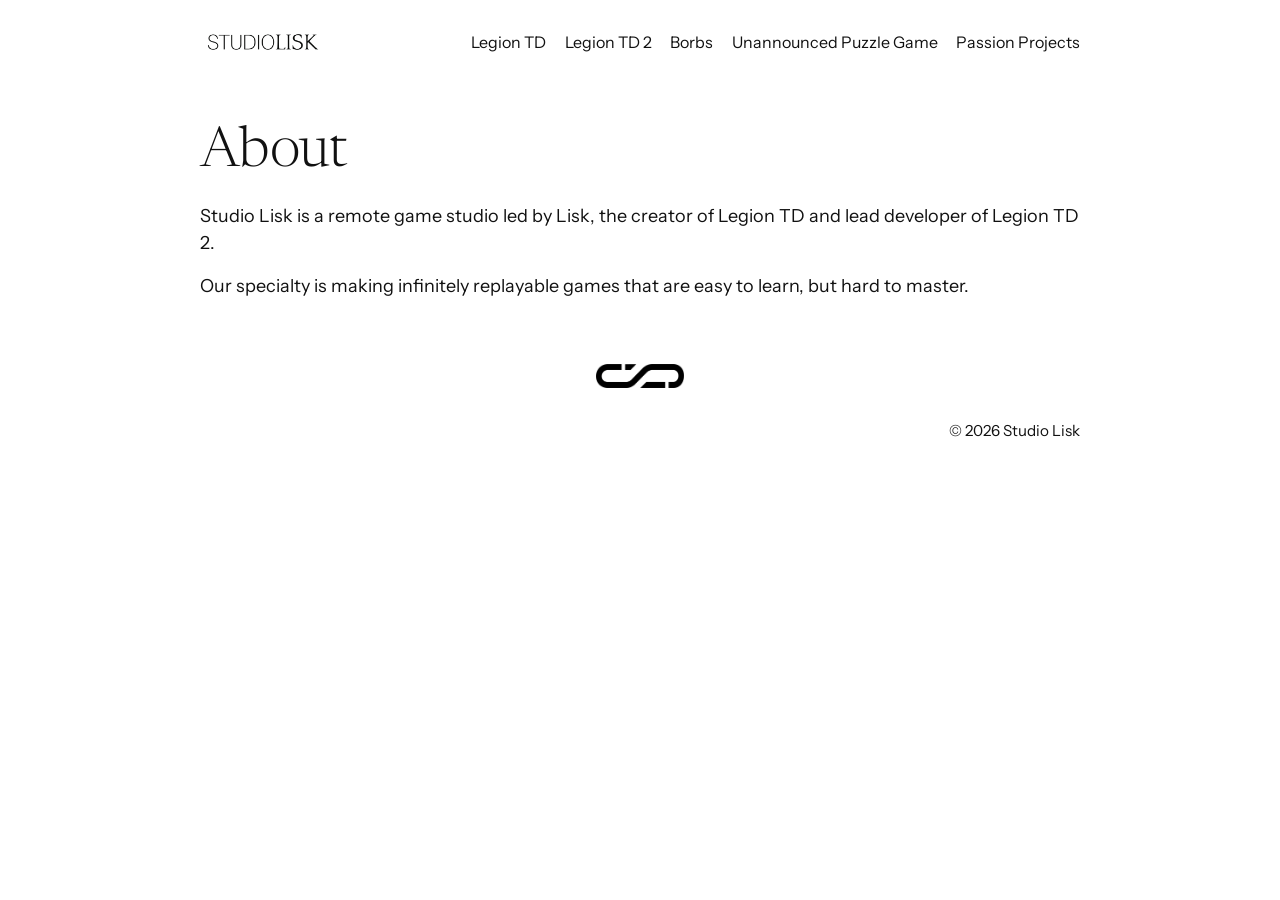
<file: index.html>
<!DOCTYPE html>
<html lang="en">
<head>
  <meta charset="utf-8">
  <meta name="viewport" content="width=device-width, initial-scale=1">
  <title>About — Studio Lisk</title>
  <link rel="stylesheet" href="css/site.css">
</head>
<body>
  <header class="wrap site-header">
    <a class="wordmark" href="index.html">
      <img src="images/studio-lisk-horizontal.png" alt="Studio Lisk">
    </a>
    <nav class="site-nav" aria-label="Primary">
      <a href="legion-td.html">Legion TD</a>
      <a href="legion-td-2.html">Legion TD 2</a>
      <a href="borbs.html">Borbs</a>
      <a href="puzzle.html">Unannounced Puzzle Game</a>
      <a href="passion-projects.html">Passion Projects</a>
    </nav>
  </header>

  <main class="wrap">
    <h1>About</h1>
    <p class="lede">Studio Lisk is a remote game studio led by Lisk, the creator of Legion TD and lead developer of Legion TD 2.</p>
    <p class="lede">Our specialty is making infinitely replayable games that are easy to learn, but hard to master.</p>
  </main>

  <div class="mark-break" aria-hidden="true">
    <img src="images/studio-lisk-mark.png" alt="">
  </div>

  <footer class="wrap site-footer">
    <!-- <a class="discord" href="https://discord.gg/UrzyuzstS7" target="_blank" rel="noopener noreferrer" aria-label="Discord"><img src="images/discord.svg" alt=""></a> -->
    <p>© 2026 Studio Lisk</p>
  </footer>
</body>
</html>
</file>
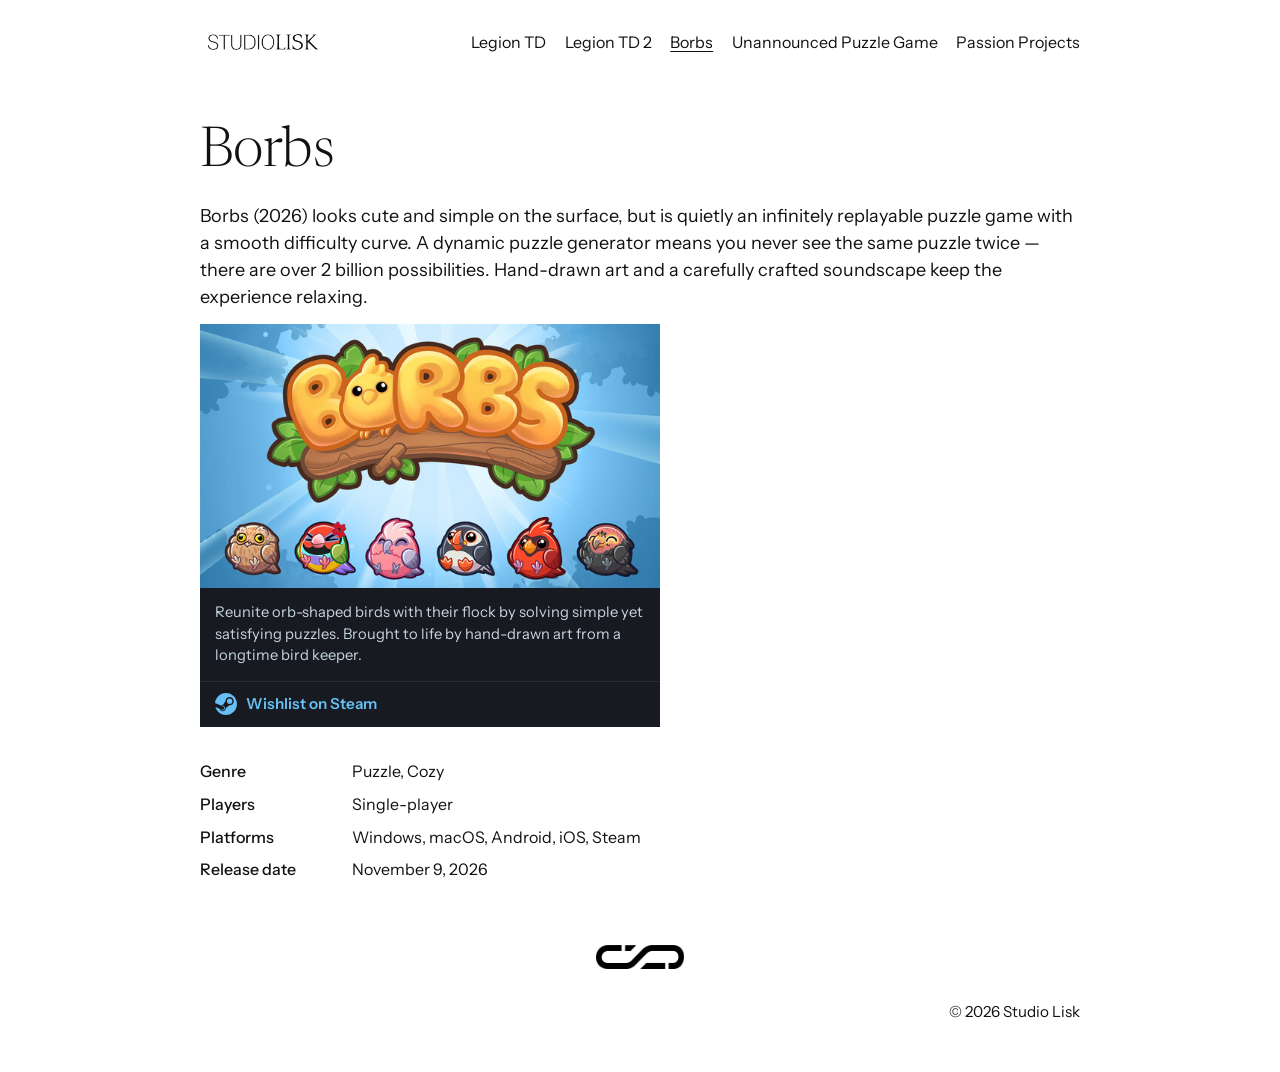
<file: borbs.html>
<!DOCTYPE html>
<html lang="en">
<head>
  <meta charset="utf-8">
  <meta name="viewport" content="width=device-width, initial-scale=1">
  <title>Borbs — Studio Lisk</title>
  <link rel="stylesheet" href="css/site.css">
</head>
<body>
  <header class="wrap site-header">
    <a class="wordmark" href="index.html">
      <img src="images/studio-lisk-horizontal.png" alt="Studio Lisk">
    </a>
    <nav class="site-nav" aria-label="Primary">
      <a href="legion-td.html">Legion TD</a>
      <a href="legion-td-2.html">Legion TD 2</a>
      <a href="borbs.html" aria-current="page">Borbs</a>
      <a href="puzzle.html">Unannounced Puzzle Game</a>
      <a href="passion-projects.html">Passion Projects</a>
    </nav>
  </header>

  <main class="wrap">
    <h1>Borbs</h1>
    <p class="lede">Borbs (2026) looks cute and simple on the surface, but is quietly an infinitely replayable puzzle game with a smooth difficulty curve. A dynamic puzzle generator means you never see the same puzzle twice — there are over 2 billion possibilities. Hand-drawn art and a carefully crafted soundscape keep the experience relaxing.</p>
    <a class="steam-card" href="https://store.steampowered.com/app/4423010/Borbs/" target="_blank" rel="noopener noreferrer">
      <img src="images/borbs-header.jpg" alt="">
      <span class="steam-card-copy">Reunite orb-shaped birds with their flock by solving simple yet satisfying puzzles. Brought to life by hand-drawn art from a longtime bird keeper.</span>
      <span class="steam-card-bar">
        <svg viewBox="0 0 24 24" aria-hidden="true">
          <path d="M11.979 0C5.678 0 .511 4.86.022 11.037l6.432 2.658c.545-.371 1.203-.59 1.912-.59.063 0 .125.004.188.006l2.861-4.142V8.91c0-2.495 2.028-4.524 4.524-4.524 2.494 0 4.524 2.031 4.524 4.527s-2.03 4.525-4.524 4.525h-.105l-4.076 2.911c0 .052.004.105.004.159 0 1.875-1.515 3.396-3.39 3.396-1.635 0-3.016-1.173-3.331-2.727L.436 15.27C1.862 20.307 6.486 24 11.979 24c6.627 0 11.999-5.373 11.999-12S18.605 0 11.979 0zM7.54 18.21l-1.473-.61c.262.543.714.999 1.314 1.25 1.297.539 2.793-.076 3.332-1.375.263-.63.264-1.319.005-1.949s-.75-1.121-1.377-1.383c-.624-.26-1.29-.249-1.878-.03l1.523.63c.956.4 1.409 1.5 1.009 2.455-.397.957-1.497 1.41-2.455 1.012zm11.415-9.303c0 1.662-1.353 3.015-3.015 3.015-1.665 0-3.015-1.353-3.015-3.015 0-1.665 1.35-3.015 3.015-3.015 1.663 0 3.015 1.35 3.015 3.015zm-5.273-.005c0-1.252 1.013-2.266 2.265-2.266 1.249 0 2.266 1.014 2.266 2.266 0 1.251-1.017 2.265-2.266 2.265-1.252 0-2.265-1.014-2.265-2.265z"/>
        </svg>
        Wishlist on Steam
      </span>
    </a>

    <dl class="facts">
      <div>
        <dt>Genre</dt>
        <dd>Puzzle, Cozy</dd>
      </div>
      <div>
        <dt>Players</dt>
        <dd>Single-player</dd>
      </div>
      <div>
        <dt>Platforms</dt>
        <dd>Windows, macOS, Android, iOS, Steam</dd>
      </div>
      <div>
        <dt>Release date</dt>
        <dd>November 9, 2026</dd>
      </div>
    </dl>
  </main>

  <div class="mark-break" aria-hidden="true">
    <img src="images/studio-lisk-mark.png" alt="">
  </div>

  <footer class="wrap site-footer">
    <!-- <a class="discord" href="https://discord.gg/UrzyuzstS7" target="_blank" rel="noopener noreferrer" aria-label="Discord"><img src="images/discord.svg" alt=""></a> -->
    <p>© 2026 Studio Lisk</p>
  </footer>
</body>
</html>
</file>
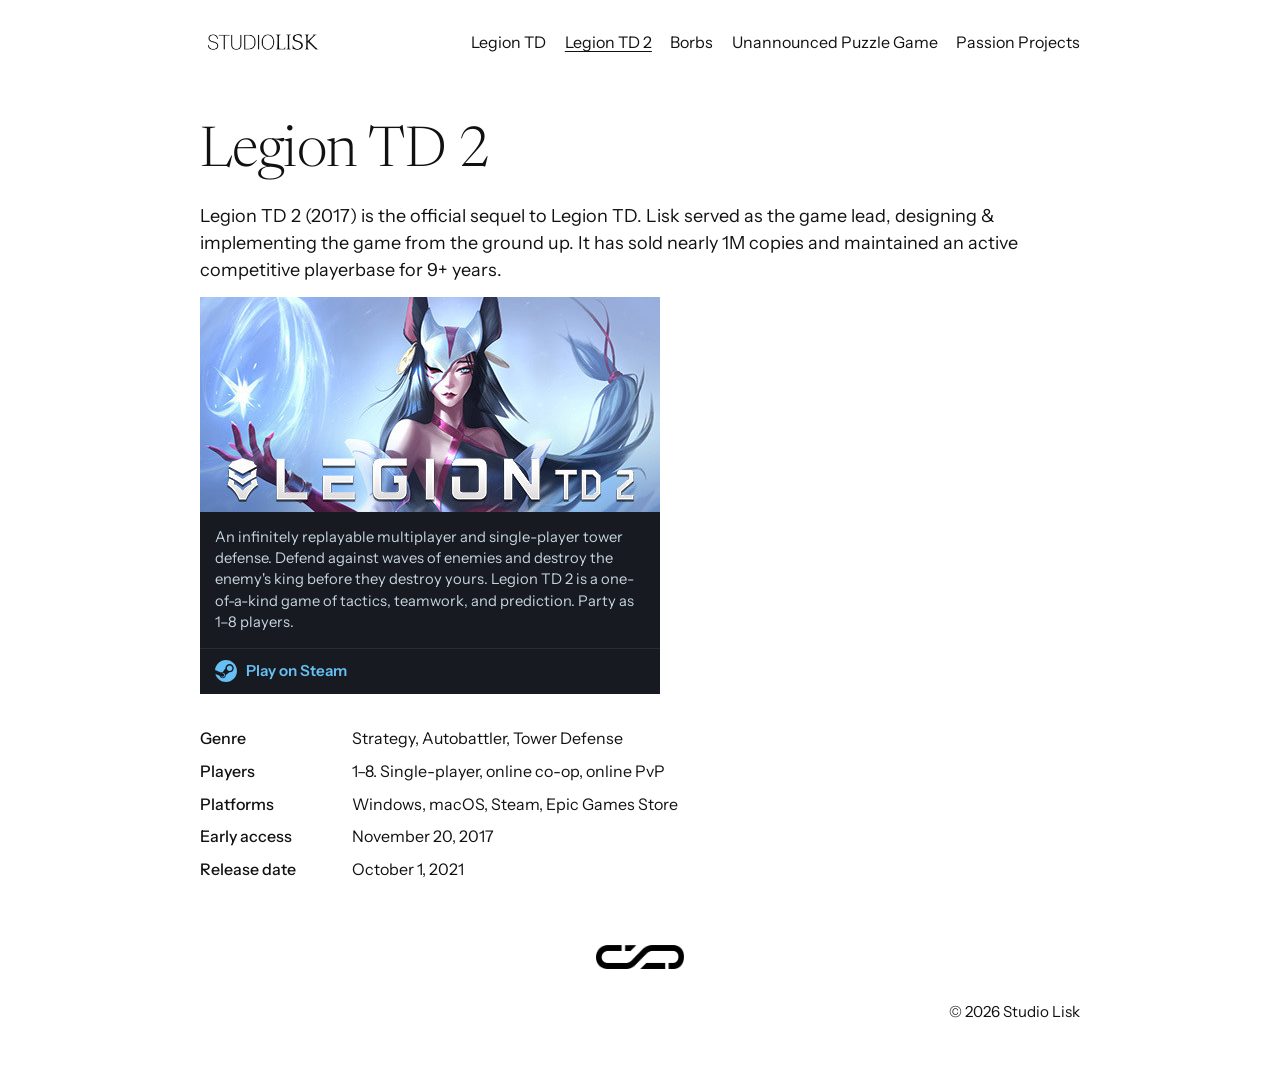
<file: legion-td-2.html>
<!DOCTYPE html>
<html lang="en">
<head>
  <meta charset="utf-8">
  <meta name="viewport" content="width=device-width, initial-scale=1">
  <title>Legion TD 2 — Studio Lisk</title>
  <link rel="stylesheet" href="css/site.css">
</head>
<body>
  <header class="wrap site-header">
    <a class="wordmark" href="index.html">
      <img src="images/studio-lisk-horizontal.png" alt="Studio Lisk">
    </a>
    <nav class="site-nav" aria-label="Primary">
      <a href="legion-td.html">Legion TD</a>
      <a href="legion-td-2.html" aria-current="page">Legion TD 2</a>
      <a href="borbs.html">Borbs</a>
      <a href="puzzle.html">Unannounced Puzzle Game</a>
      <a href="passion-projects.html">Passion Projects</a>
    </nav>
  </header>

  <main class="wrap">
    <h1>Legion TD 2</h1>
    <p class="lede">Legion TD 2 (2017) is the official sequel to Legion TD. Lisk served as the game lead, designing &amp; implementing the game from the ground up. It has sold nearly 1M copies and maintained an active competitive playerbase for 9+ years.</p>
    <a class="steam-card" href="https://store.steampowered.com/app/469600/Legion_TD_2__Multiplayer_Tower_Defense/" target="_blank" rel="noopener noreferrer">
      <img src="images/legion-td-2-header.jpg" alt="">
      <span class="steam-card-copy">An infinitely replayable multiplayer and single-player tower defense. Defend against waves of enemies and destroy the enemy's king before they destroy yours. Legion TD 2 is a one-of-a-kind game of tactics, teamwork, and prediction. Party as 1–8 players.</span>
      <span class="steam-card-bar">
        <svg viewBox="0 0 24 24" aria-hidden="true">
          <path d="M11.979 0C5.678 0 .511 4.86.022 11.037l6.432 2.658c.545-.371 1.203-.59 1.912-.59.063 0 .125.004.188.006l2.861-4.142V8.91c0-2.495 2.028-4.524 4.524-4.524 2.494 0 4.524 2.031 4.524 4.527s-2.03 4.525-4.524 4.525h-.105l-4.076 2.911c0 .052.004.105.004.159 0 1.875-1.515 3.396-3.39 3.396-1.635 0-3.016-1.173-3.331-2.727L.436 15.27C1.862 20.307 6.486 24 11.979 24c6.627 0 11.999-5.373 11.999-12S18.605 0 11.979 0zM7.54 18.21l-1.473-.61c.262.543.714.999 1.314 1.25 1.297.539 2.793-.076 3.332-1.375.263-.63.264-1.319.005-1.949s-.75-1.121-1.377-1.383c-.624-.26-1.29-.249-1.878-.03l1.523.63c.956.4 1.409 1.5 1.009 2.455-.397.957-1.497 1.41-2.455 1.012zm11.415-9.303c0 1.662-1.353 3.015-3.015 3.015-1.665 0-3.015-1.353-3.015-3.015 0-1.665 1.35-3.015 3.015-3.015 1.663 0 3.015 1.35 3.015 3.015zm-5.273-.005c0-1.252 1.013-2.266 2.265-2.266 1.249 0 2.266 1.014 2.266 2.266 0 1.251-1.017 2.265-2.266 2.265-1.252 0-2.265-1.014-2.265-2.265z"/>
        </svg>
        Play on Steam
      </span>
    </a>

    <dl class="facts">
      <div>
        <dt>Genre</dt>
        <dd>Strategy, Autobattler, Tower Defense</dd>
      </div>
      <div>
        <dt>Players</dt>
        <dd>1–8. Single-player, online co-op, online PvP</dd>
      </div>
      <div>
        <dt>Platforms</dt>
        <dd>Windows, macOS, Steam, Epic Games Store</dd>
      </div>
      <div>
        <dt>Early access</dt>
        <dd>November 20, 2017</dd>
      </div>
      <div>
        <dt>Release date</dt>
        <dd>October 1, 2021</dd>
      </div>
    </dl>
  </main>

  <div class="mark-break" aria-hidden="true">
    <img src="images/studio-lisk-mark.png" alt="">
  </div>

  <footer class="wrap site-footer">
    <!-- <a class="discord" href="https://discord.gg/UrzyuzstS7" target="_blank" rel="noopener noreferrer" aria-label="Discord"><img src="images/discord.svg" alt=""></a> -->
    <p>© 2026 Studio Lisk</p>
  </footer>
</body>
</html>
</file>
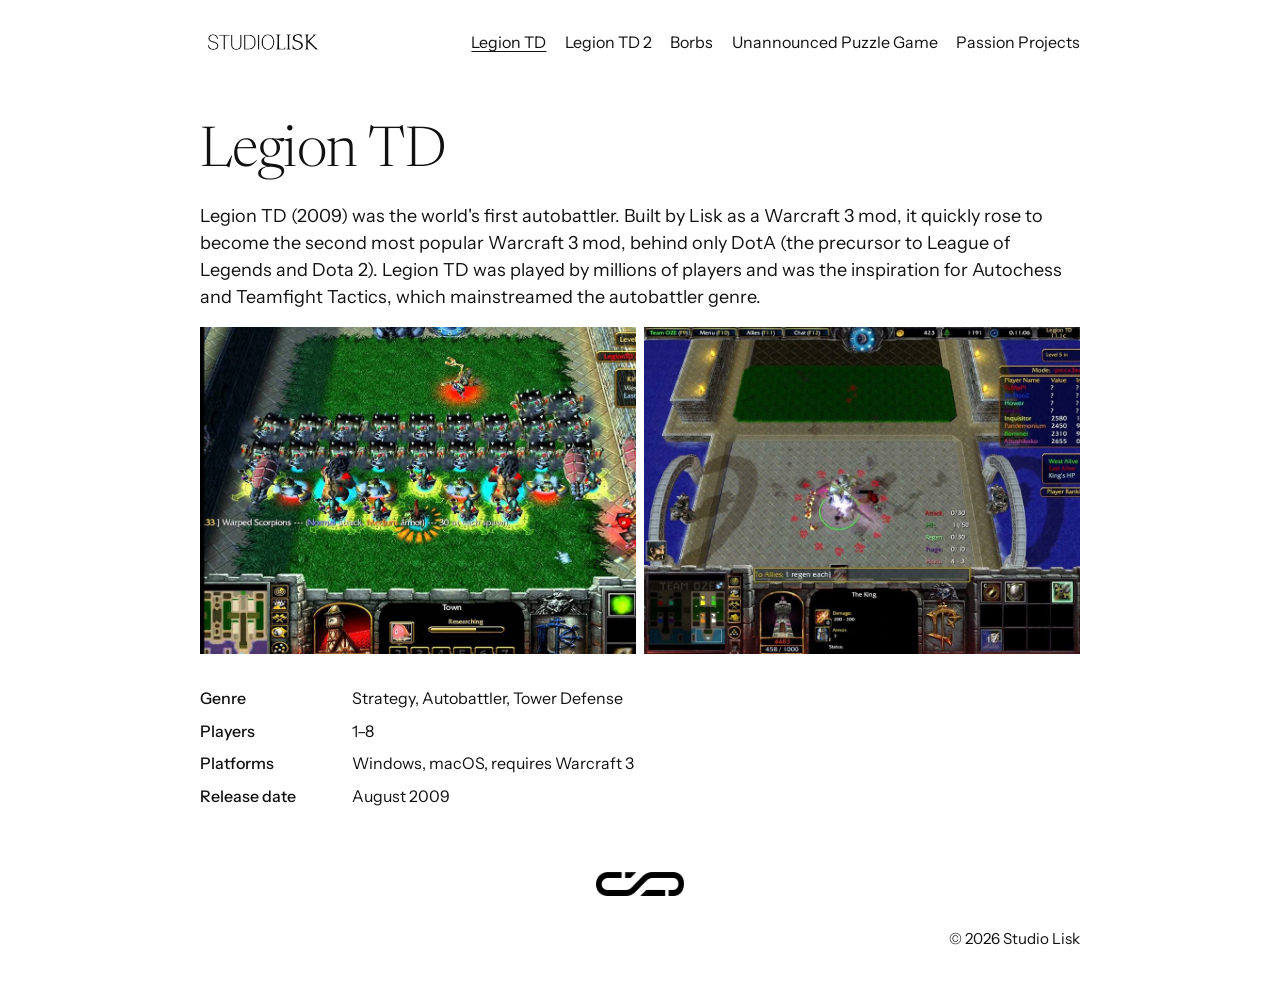
<file: legion-td.html>
<!DOCTYPE html>
<html lang="en">
<head>
  <meta charset="utf-8">
  <meta name="viewport" content="width=device-width, initial-scale=1">
  <title>Legion TD — Studio Lisk</title>
  <link rel="stylesheet" href="css/site.css">
</head>
<body>
  <header class="wrap site-header">
    <a class="wordmark" href="index.html">
      <img src="images/studio-lisk-horizontal.png" alt="Studio Lisk">
    </a>
    <nav class="site-nav" aria-label="Primary">
      <a href="legion-td.html" aria-current="page">Legion TD</a>
      <a href="legion-td-2.html">Legion TD 2</a>
      <a href="borbs.html">Borbs</a>
      <a href="puzzle.html">Unannounced Puzzle Game</a>
      <a href="passion-projects.html">Passion Projects</a>
    </nav>
  </header>

  <main class="wrap">
    <h1>Legion TD</h1>
    <p class="lede">Legion TD (2009) was the world's first autobattler. Built by Lisk as a Warcraft 3 mod, it quickly rose to become the second most popular Warcraft 3 mod, behind only DotA (the precursor to League of Legends and Dota 2). Legion TD was played by millions of players and was the inspiration for Autochess and Teamfight Tactics, which mainstreamed the autobattler genre.</p>
    <div class="shots shots-two">
      <img src="images/legion-td-1.jpg" alt="Warcraft 3 Legion TD, holding a lane against a wave of Warped Scorpions">
      <img src="images/legion-td-2.jpg" alt="Warcraft 3 Legion TD, a fight at the king">
    </div>

    <dl class="facts">
      <div>
        <dt>Genre</dt>
        <dd>Strategy, Autobattler, Tower Defense</dd>
      </div>
      <div>
        <dt>Players</dt>
        <dd>1–8</dd>
      </div>
      <div>
        <dt>Platforms</dt>
        <dd>Windows, macOS, requires Warcraft 3</dd>
      </div>
      <div>
        <dt>Release date</dt>
        <dd>August 2009</dd>
      </div>
    </dl>
  </main>

  <div class="mark-break" aria-hidden="true">
    <img src="images/studio-lisk-mark.png" alt="">
  </div>

  <footer class="wrap site-footer">
    <!-- <a class="discord" href="https://discord.gg/UrzyuzstS7" target="_blank" rel="noopener noreferrer" aria-label="Discord"><img src="images/discord.svg" alt=""></a> -->
    <p>© 2026 Studio Lisk</p>
  </footer>
</body>
</html>
</file>
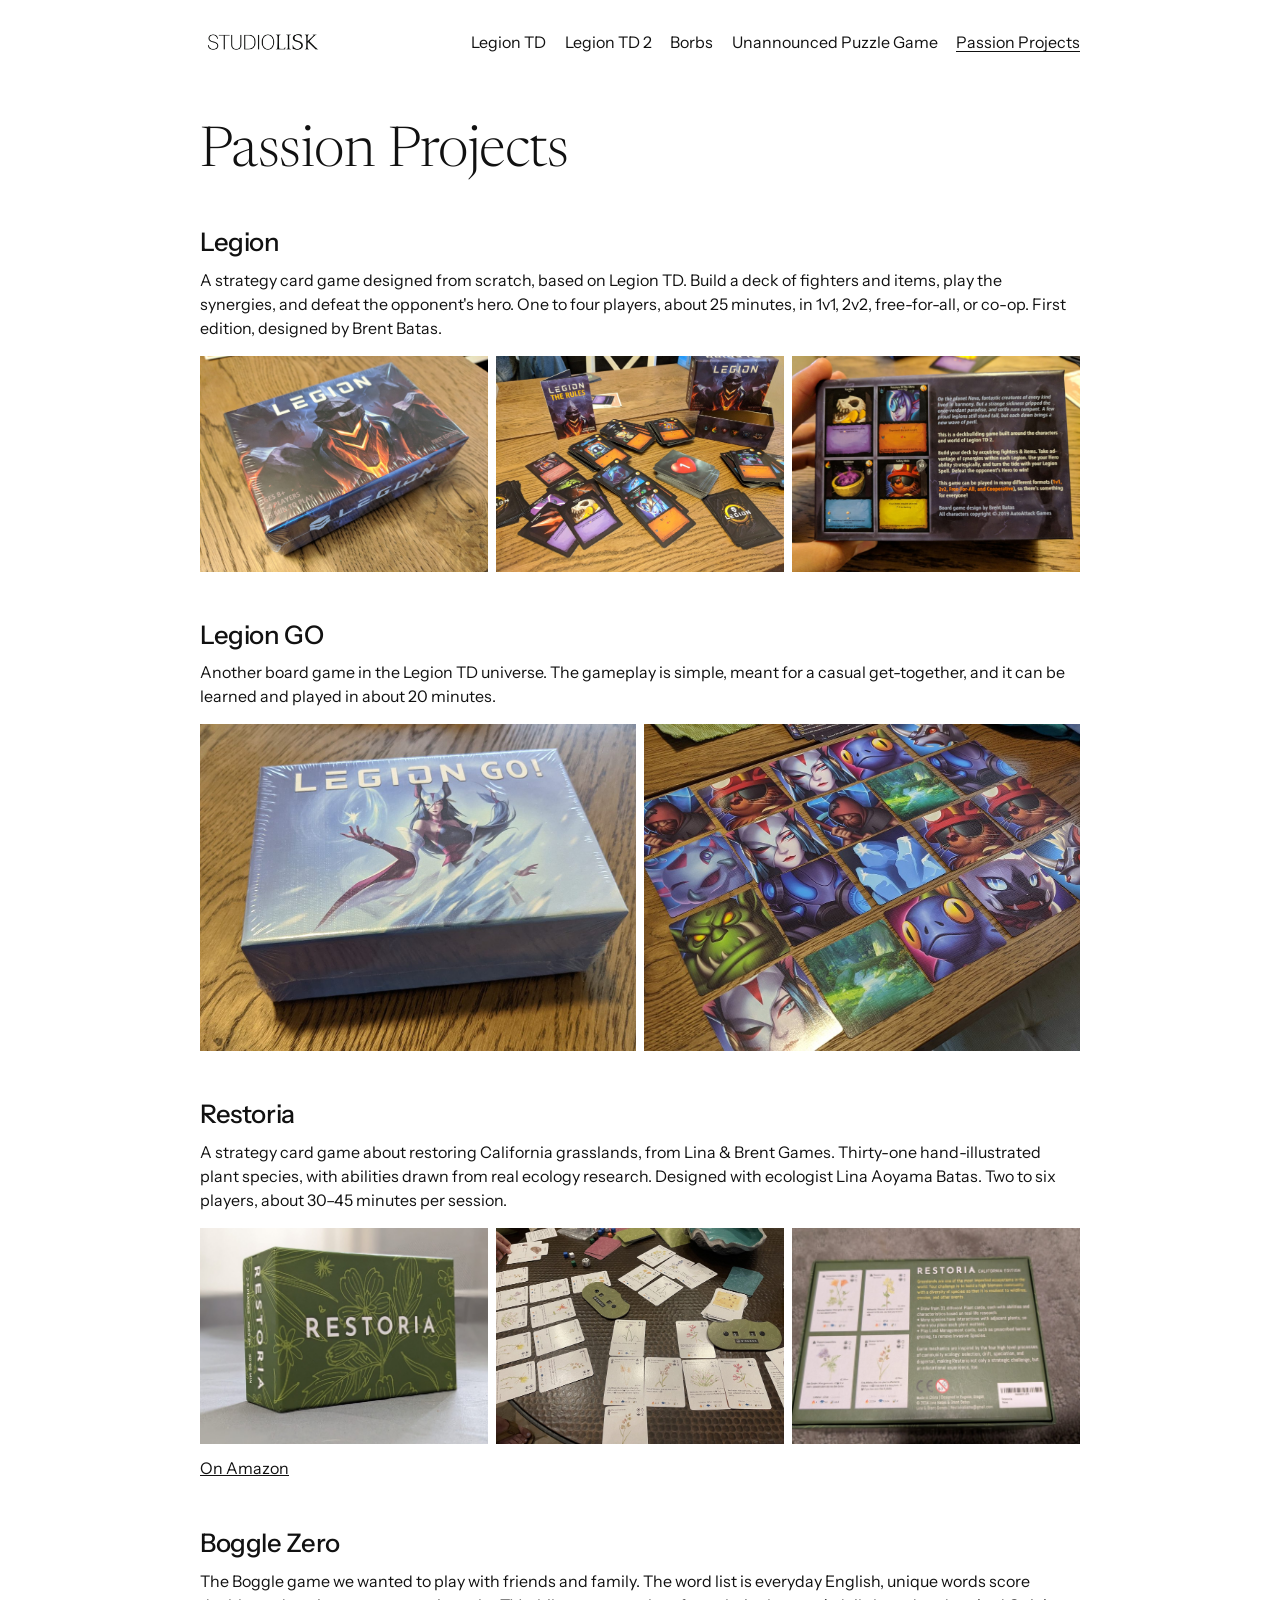
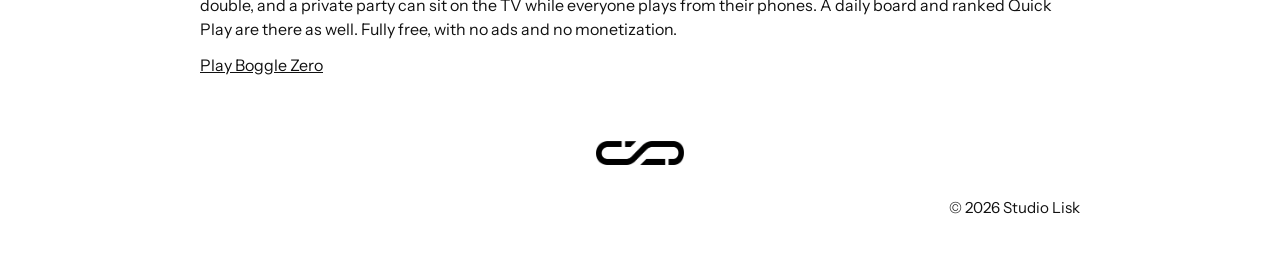
<file: passion-projects.html>
<!DOCTYPE html>
<html lang="en">
<head>
  <meta charset="utf-8">
  <meta name="viewport" content="width=device-width, initial-scale=1">
  <title>Passion Projects — Studio Lisk</title>
  <link rel="stylesheet" href="css/site.css">
</head>
<body>
  <header class="wrap site-header">
    <a class="wordmark" href="index.html">
      <img src="images/studio-lisk-horizontal.png" alt="Studio Lisk">
    </a>
    <nav class="site-nav" aria-label="Primary">
      <a href="legion-td.html">Legion TD</a>
      <a href="legion-td-2.html">Legion TD 2</a>
      <a href="borbs.html">Borbs</a>
      <a href="puzzle.html">Unannounced Puzzle Game</a>
      <a href="passion-projects.html" aria-current="page">Passion Projects</a>
    </nav>
  </header>

  <main class="wrap">
    <h1>Passion Projects</h1>
    <div class="stack">
      <article>
        <h2>Legion</h2>
        <p>A strategy card game designed from scratch, based on Legion TD. Build a deck of fighters and items, play the synergies, and defeat the opponent's hero. One to four players, about 25 minutes, in 1v1, 2v2, free-for-all, or co-op. First edition, designed by Brent Batas.</p>
        <div class="shots">
          <img src="images/legion-board-1.jpg" alt="First edition Legion box">
          <img src="images/legion-board-2.jpg" alt="Legion cards, rules, and box laid out on a table">
          <img src="images/legion-board-3.jpg" alt="Back of the Legion box, with fighter cards and the game description">
        </div>
      </article>
      <article>
        <h2>Legion GO</h2>
        <p>Another board game in the Legion TD universe. The gameplay is simple, meant for a casual get-together, and it can be learned and played in about 20 minutes.</p>
        <div class="shots shots-two">
          <img src="images/legion-go-1.jpg" alt="Legion GO box">
          <img src="images/legion-go-2.jpg" alt="Legion GO cards laid out on a table">
        </div>
      </article>
      <article>
        <h2>Restoria</h2>
        <p>A strategy card game about restoring California grasslands, from Lina &amp; Brent Games. Thirty-one hand-illustrated plant species, with abilities drawn from real ecology research. Designed with ecologist Lina Aoyama Batas. Two to six players, about 30–45 minutes per session.</p>
        <div class="shots">
          <img src="images/restoria-1.jpg" alt="Restoria box">
          <img src="images/restoria-2.jpg" alt="A game of Restoria in progress, with illustrated plant cards">
          <img src="images/restoria-3.jpg" alt="Back of the Restoria California Edition box">
        </div>
        <p><a href="https://www.amazon.com/Lina-Brent-Games-Restoria-Ecology/dp/B0F54MMY5H" target="_blank" rel="noopener noreferrer">On Amazon</a></p>
      </article>
      <article>
        <h2>Boggle Zero</h2>
        <p>The Boggle game we wanted to play with friends and family. The word list is everyday English, unique words score double, and a private party can sit on the TV while everyone plays from their phones. A daily board and ranked Quick Play are there as well. Fully free, with no ads and no monetization.</p>
        <p><a href="https://bogglezero.madebylisk.workers.dev/" target="_blank" rel="noopener noreferrer">Play Boggle Zero</a></p>
      </article>
    </div>
  </main>

  <div class="mark-break" aria-hidden="true">
    <img src="images/studio-lisk-mark.png" alt="">
  </div>

  <footer class="wrap site-footer">
    <!-- <a class="discord" href="https://discord.gg/UrzyuzstS7" target="_blank" rel="noopener noreferrer" aria-label="Discord"><img src="images/discord.svg" alt=""></a> -->
    <p>© 2026 Studio Lisk</p>
  </footer>
</body>
</html>
</file>
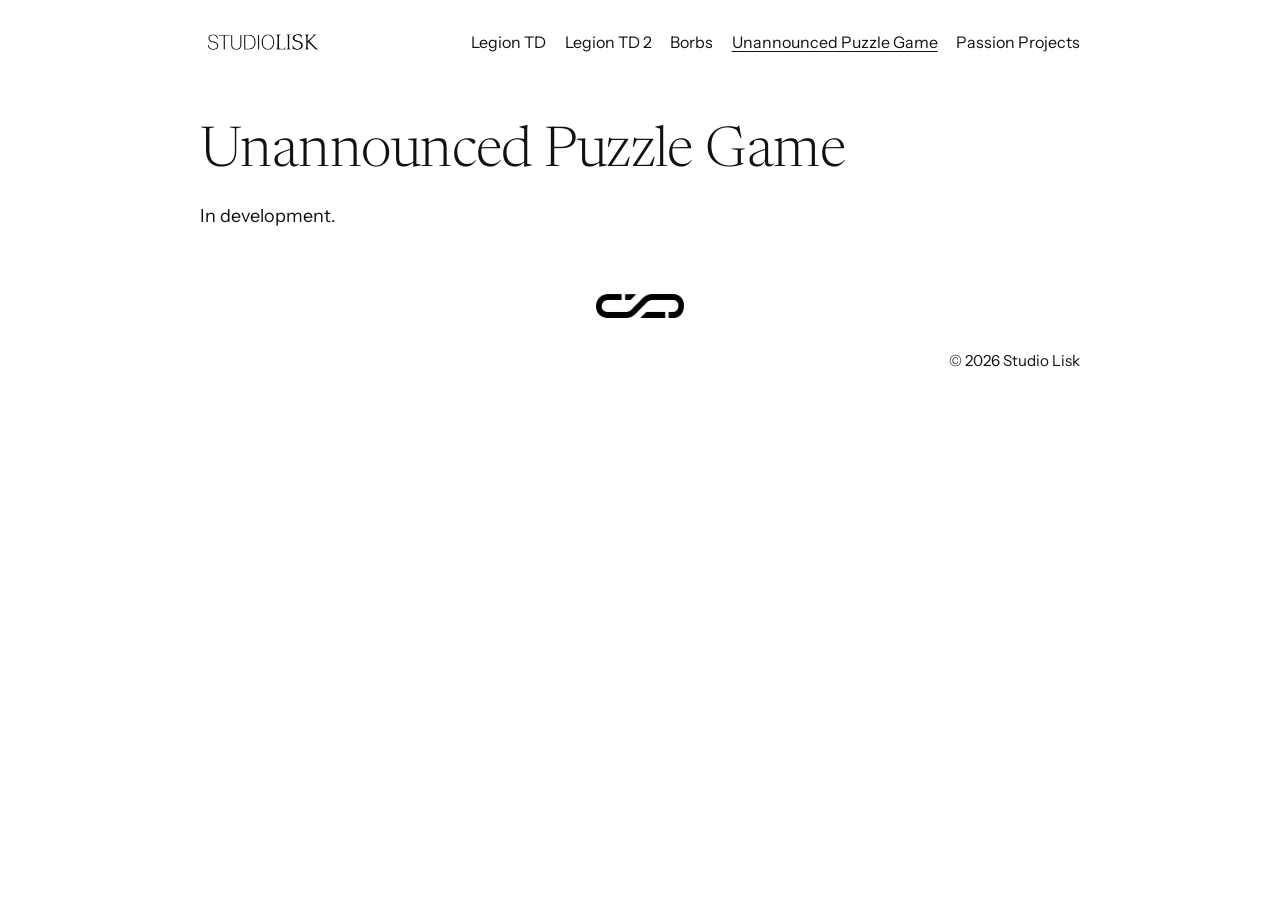
<file: puzzle.html>
<!DOCTYPE html>
<html lang="en">
<head>
  <meta charset="utf-8">
  <meta name="viewport" content="width=device-width, initial-scale=1">
  <title>Unannounced Puzzle Game — Studio Lisk</title>
  <link rel="stylesheet" href="css/site.css">
</head>
<body>
  <header class="wrap site-header">
    <a class="wordmark" href="index.html">
      <img src="images/studio-lisk-horizontal.png" alt="Studio Lisk">
    </a>
    <nav class="site-nav" aria-label="Primary">
      <a href="legion-td.html">Legion TD</a>
      <a href="legion-td-2.html">Legion TD 2</a>
      <a href="borbs.html">Borbs</a>
      <a href="puzzle.html" aria-current="page">Unannounced Puzzle Game</a>
      <a href="passion-projects.html">Passion Projects</a>
    </nav>
  </header>

  <main class="wrap">
    <h1>Unannounced Puzzle Game</h1>
    <p class="lede">In development.</p>
  </main>

  <div class="mark-break" aria-hidden="true">
    <img src="images/studio-lisk-mark.png" alt="">
  </div>

  <footer class="wrap site-footer">
    <!-- <a class="discord" href="https://discord.gg/UrzyuzstS7" target="_blank" rel="noopener noreferrer" aria-label="Discord"><img src="images/discord.svg" alt=""></a> -->
    <p>© 2026 Studio Lisk</p>
  </footer>
</body>
</html>
</file>
<file: css/site.css>
@font-face {
  font-family: "Instrument Sans";
  font-style: normal;
  font-weight: 400 700;
  font-display: swap;
  src: url("../fonts/instrument-sans-latin.woff2") format("woff2");
  unicode-range: U+0000-00FF, U+0131, U+0152-0153, U+02BB-02BC, U+02C6, U+02DA, U+02DC, U+0304, U+0308, U+0329, U+2000-206F, U+20AC, U+2122, U+2191, U+2193, U+2212, U+2215, U+FEFF, U+FFFD;
}

@font-face {
  font-family: "Instrument Sans";
  font-style: normal;
  font-weight: 400 700;
  font-display: swap;
  src: url("../fonts/instrument-sans-latin-ext.woff2") format("woff2");
  unicode-range: U+0100-02BA, U+02BD-02C5, U+02C7-02CC, U+02CE-02D7, U+02DD-02FF, U+0304, U+0308, U+0329, U+1D00-1DBF, U+1E00-1E9F, U+1EF2-1EFF, U+2020, U+20A0-20AB, U+20AD-20C0, U+2113, U+2C60-2C7F, U+A720-A7FF;
}

@font-face {
  font-family: "Newsreader";
  font-style: normal;
  font-weight: 300;
  font-display: swap;
  src: url("../fonts/newsreader-light-latin.woff2") format("woff2");
  unicode-range: U+0000-00FF, U+0131, U+0152-0153, U+02BB-02BC, U+02C6, U+02DA, U+02DC, U+0304, U+0308, U+0329, U+2000-206F, U+20AC, U+2122, U+2191, U+2193, U+2212, U+2215, U+FEFF, U+FFFD;
}

@font-face {
  font-family: "Newsreader";
  font-style: normal;
  font-weight: 300;
  font-display: swap;
  src: url("../fonts/newsreader-light-latin-ext.woff2") format("woff2");
  unicode-range: U+0100-02BA, U+02BD-02C5, U+02C7-02CC, U+02CE-02D7, U+02DD-02FF, U+0304, U+0308, U+0329, U+1D00-1DBF, U+1E00-1E9F, U+1EF2-1EFF, U+2020, U+20A0-20AB, U+20AD-20C0, U+2113, U+2C60-2C7F, U+A720-A7FF;
}

:root {
  color: #111;
  background: #fff;
  font-family: "Instrument Sans", system-ui, "Segoe UI", sans-serif;
  line-height: 1.5;
}

* {
  box-sizing: border-box;
}

body {
  margin: 0;
}

a {
  color: inherit;
}

img {
  max-width: 100%;
  height: auto;
}

.wrap {
  width: min(880px, calc(100% - 3rem));
  margin: 0 auto;
}

.site-header {
  display: flex;
  align-items: center;
  justify-content: space-between;
  gap: 1.5rem 2rem;
  padding: 1.75rem 0;
}

.wordmark {
  flex: 0 0 auto;
}

.wordmark img {
  display: block;
  height: 28px;
  width: auto;
}

.site-nav {
  display: flex;
  flex-wrap: wrap;
  align-items: center;
  justify-content: flex-end;
  gap: 0.65rem 1.15rem;
}

.site-nav a {
  text-decoration: none;
}

.site-nav a:hover,
.site-nav a[aria-current="page"] {
  text-decoration: underline;
  text-underline-offset: 0.2em;
}

.discord {
  display: inline-flex;
  align-items: center;
  line-height: 0;
  text-decoration: none;
}

.discord img {
  display: block;
  width: 22px;
  height: 22px;
}

.discord:hover img {
  opacity: 0.55;
}

.site-nav a.discord:hover {
  text-decoration: none;
}

main {
  padding: 2.5rem 0 1rem;
}

.mark-break {
  display: flex;
  justify-content: center;
  width: min(880px, calc(100% - 3rem));
  margin: 3rem auto 2rem;
}

.mark-break img {
  width: 5.5rem;
  height: auto;
}

h1 {
  margin: 0 0 1.25rem;
  font-family: "Newsreader", Georgia, serif;
  font-size: clamp(2.5rem, 5.25vw, 3.5rem);
  font-weight: 300;
  letter-spacing: -0.01em;
  line-height: 1.05;
  text-wrap: balance;
}

h2 {
  margin: 0 0 0.4rem;
  font-size: 1.6rem;
  font-weight: 500;
  letter-spacing: -0.015em;
}

.lede {
  margin: 0;
  font-size: 1.125rem;
}

.lede + .lede {
  margin-top: 1rem;
}

.stack p {
  margin: 0;
}

.stack p + p,
.shots + p {
  margin-top: 0.75rem;
}

.shots {
  display: grid;
  grid-template-columns: repeat(3, 1fr);
  gap: 0.5rem;
  margin-top: 1rem;
}

.shots img {
  display: block;
  width: 100%;
  aspect-ratio: 4 / 3;
  object-fit: cover;
}

.shots-two {
  grid-template-columns: repeat(2, 1fr);
}

.steam-card {
  display: block;
  width: min(100%, 460px);
  margin-top: 0.85rem;
  background: #171a21;
  color: #66c0f4;
  text-decoration: none;
}

.steam-card img {
  display: block;
  width: 100%;
  height: auto;
}

.steam-card-copy {
  display: block;
  padding: 0.9rem 0.95rem 0.15rem;
  color: #c6d4df;
  font-size: 0.92rem;
  font-weight: 400;
  line-height: 1.45;
}

.steam-card-bar {
  display: flex;
  align-items: center;
  gap: 0.55rem;
  margin-top: 0.75rem;
  padding: 0.7rem 0.95rem;
  border-top: 1px solid rgba(255, 255, 255, 0.08);
  font-size: 0.95rem;
  font-weight: 600;
}

.steam-card svg {
  width: 22px;
  height: 22px;
  fill: currentColor;
  flex: 0 0 auto;
}

.steam-card:hover .steam-card-bar {
  color: #fff;
}

.stack {
  display: grid;
  gap: 2.75rem;
  margin-top: 2.5rem;
}

.facts {
  display: grid;
  gap: 0.55rem;
  margin: 2rem 0 0;
}

.facts div {
  display: grid;
  grid-template-columns: 8.5rem 1fr;
  gap: 1rem;
}

.facts dt,
.facts dd {
  margin: 0;
}

.facts dt {
  font-weight: 500;
}

.site-footer {
  display: flex;
  justify-content: space-between;
  gap: 1rem;
  padding: 0 0 3rem;
  font-size: 0.95rem;
}

.site-footer p {
  margin: 0 0 0 auto;
}

a:focus-visible {
  outline: 2px solid #111;
  outline-offset: 3px;
}

@media (max-width: 720px) {
  .site-header,
  .site-footer {
    flex-direction: column;
    align-items: flex-start;
  }

  .site-nav {
    justify-content: flex-start;
  }

  .facts div {
    grid-template-columns: 1fr;
    gap: 0.15rem;
  }

  .shots {
    grid-template-columns: 1fr;
  }

  .shots img {
    aspect-ratio: auto;
    object-fit: contain;
    height: auto;
  }
}
</file>
